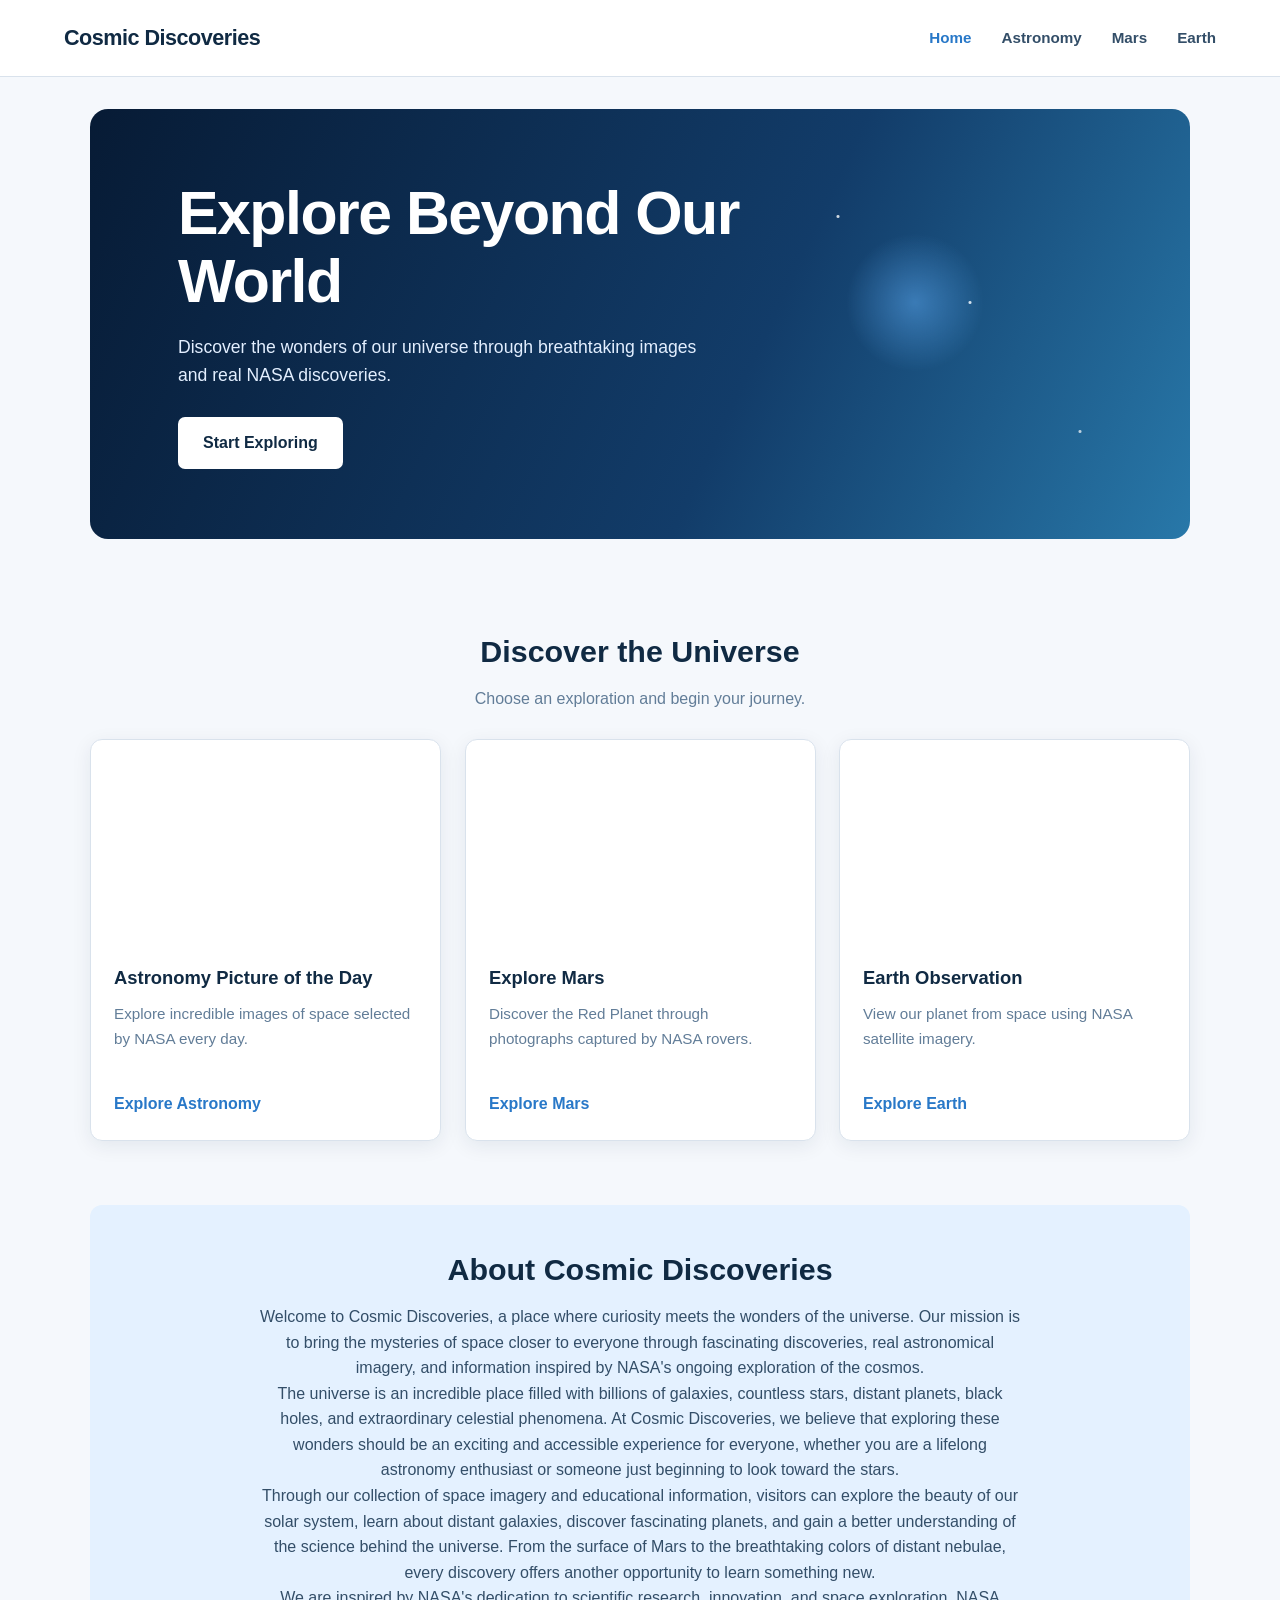
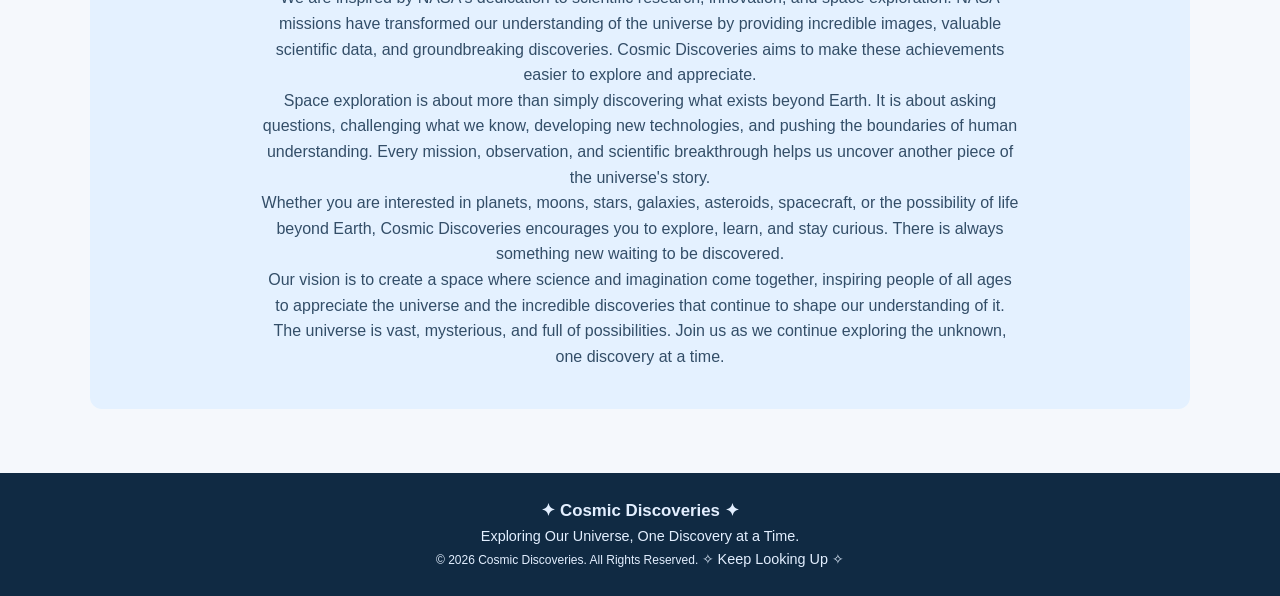
<file: index.html>
<!DOCTYPE html>
<html lang="en">

<head>
    <meta charset="UTF-8">
    <meta name="viewport" content="width=device-width, initial-scale=1.0">

    <meta name="description" content="Explore the universe through NASA imagery and discoveries with Cosmic Discoveries.">

    <title>Cosmic Discoveries | Explore Beyond Our World</title>

    <!-- Shared website stylesheets will be added in the CSS phase -->
    <link rel="stylesheet" href="assets/css/main.css">
    <link rel="stylesheet" href="assets/css/animations.css">
</head>

<body>

    <!-- ========================================
         HEADER AND NAVIGATION
    ========================================= -->

    <header class="site-header">

        <nav class="navbar" aria-label="Main navigation">

            <a href="index.html" class="logo">
                Cosmic Discoveries
            </a>

            <ul class="nav-links">
                <li><a href="index.html" aria-current="page">Home</a></li>
                <li><a href="apod.html">Astronomy</a></li>
                <li><a href="mars.html">Mars</a></li>
                <li><a href="earth.html">Earth</a></li>
            </ul>

        </nav>

    </header>


    <!-- ========================================
         MAIN PAGE CONTENT
    ========================================= -->

    <main>

        <!-- HERO SECTION -->

        <section class="hero" aria-labelledby="hero-heading">

            <div class="hero-content">

                <h1 id="hero-heading">
                    Explore Beyond Our World
                </h1>

                <p>
                    Discover the wonders of our universe through
                    breathtaking images and real NASA discoveries.
                </p>

                <a href="apod.html" class="hero-button">
                    Start Exploring
                </a>

            </div>

        </section>


        <!-- DISCOVERY CARDS -->

        <section class="discoveries" aria-labelledby="discoveries-heading">

            <div class="section-heading">
                <h2 id="discoveries-heading">
                    Discover the Universe
                </h2>

                <p>
                    Choose an exploration and begin your journey.
                </p>
            </div>


            <div class="discovery-grid">

                <!-- ASTRONOMY CARD -->

                <article class="discovery-card">

                    <div class="card-image"
                         role="img"
                         aria-label="NASA image of a distant galaxy">
                    </div>  
                      

                    <div class="card-content">

                        <h3>Astronomy Picture of the Day</h3>

                        <p>
                            Explore incredible images of space
                            selected by NASA every day.
                        </p>

                        <a href="apod.html">
                            Explore Astronomy
                        </a>

                    </div>

                </article>


                <!-- MARS CARD -->

                <article class="discovery-card">

                    <div class="card-image"
                          role="img"
                          aria-label="Photograph of the Martian surface">
                    </div>
                       

                    <div class="card-content">

                        <h3>Explore Mars</h3>

                        <p>
                            Discover the Red Planet through
                            photographs captured by NASA rovers.
                        </p>

                        <a href="mars.html">
                            Explore Mars
                        </a>

                    </div>

                </article>


                <!-- EARTH CARD -->

                <article class="discovery-card">

                   <div class="card-image"
                        role="img"
                        aria-label="Satellite image of planet Earth">
                    </div>
                       

                    <div class="card-content">

                        <h3>Earth Observation</h3>

                        <p>
                            View our planet from space using
                            NASA satellite imagery.
                        </p>

                        <a href="earth.html">
                            Explore Earth
                        </a>

                    </div>

                </article>

            </div>

        </section>

        


        <!-- ABOUT SECTION -->

<section class="about" aria-labelledby="about-heading">

    <h2 id="about-heading">
        About Cosmic Discoveries
    </h2>

    <p>
        Welcome to Cosmic Discoveries, a place where curiosity
        meets the wonders of the universe. Our mission is to
        bring the mysteries of space closer to everyone through
        fascinating discoveries, real astronomical imagery, and
        information inspired by NASA's ongoing exploration of
        the cosmos.
    </p>

    <p>
        The universe is an incredible place filled with billions
        of galaxies, countless stars, distant planets, black holes,
        and extraordinary celestial phenomena. At Cosmic
        Discoveries, we believe that exploring these wonders
        should be an exciting and accessible experience for
        everyone, whether you are a lifelong astronomy enthusiast
        or someone just beginning to look toward the stars.
    </p>

    <p>
        Through our collection of space imagery and educational
        information, visitors can explore the beauty of our solar
        system, learn about distant galaxies, discover fascinating
        planets, and gain a better understanding of the science
        behind the universe. From the surface of Mars to the
        breathtaking colors of distant nebulae, every discovery
        offers another opportunity to learn something new.
    </p>

    <p>
        We are inspired by NASA's dedication to scientific
        research, innovation, and space exploration. NASA missions
        have transformed our understanding of the universe by
        providing incredible images, valuable scientific data,
        and groundbreaking discoveries. Cosmic Discoveries aims
        to make these achievements easier to explore and
        appreciate.
    </p>

    <p>
        Space exploration is about more than simply discovering
        what exists beyond Earth. It is about asking questions,
        challenging what we know, developing new technologies,
        and pushing the boundaries of human understanding.
        Every mission, observation, and scientific breakthrough
        helps us uncover another piece of the universe's story.
    </p>

    <p>
        Whether you are interested in planets, moons, stars,
        galaxies, asteroids, spacecraft, or the possibility of
        life beyond Earth, Cosmic Discoveries encourages you to
        explore, learn, and stay curious. There is always
        something new waiting to be discovered.
    </p>

    <p>
        Our vision is to create a space where science and
        imagination come together, inspiring people of all ages
        to appreciate the universe and the incredible discoveries
        that continue to shape our understanding of it.
    </p>

    <p>
        The universe is vast, mysterious, and full of possibilities.
        Join us as we continue exploring the unknown, one
        discovery at a time.
    </p>

</section>

    </main>


    <!-- ========================================
         FOOTER
    ========================================= -->

   <footer class="site-footer">

    <h3>✦ Cosmic Discoveries ✦</h3>

    <p>
        Exploring Our Universe,
        One Discovery at a Time.
    </p>

    <div class="footer-divider"></div>

    <small>
        &copy; 2026 Cosmic Discoveries.
        All Rights Reserved.
    </small>

    <span class="footer-tagline">
        ✧ Keep Looking Up ✧
    </span>

</footer>

<script src="assets/js/api.js" defer></script>
<script src="assets/js/script.js" defer></script>  
</body>
</html>
</file>
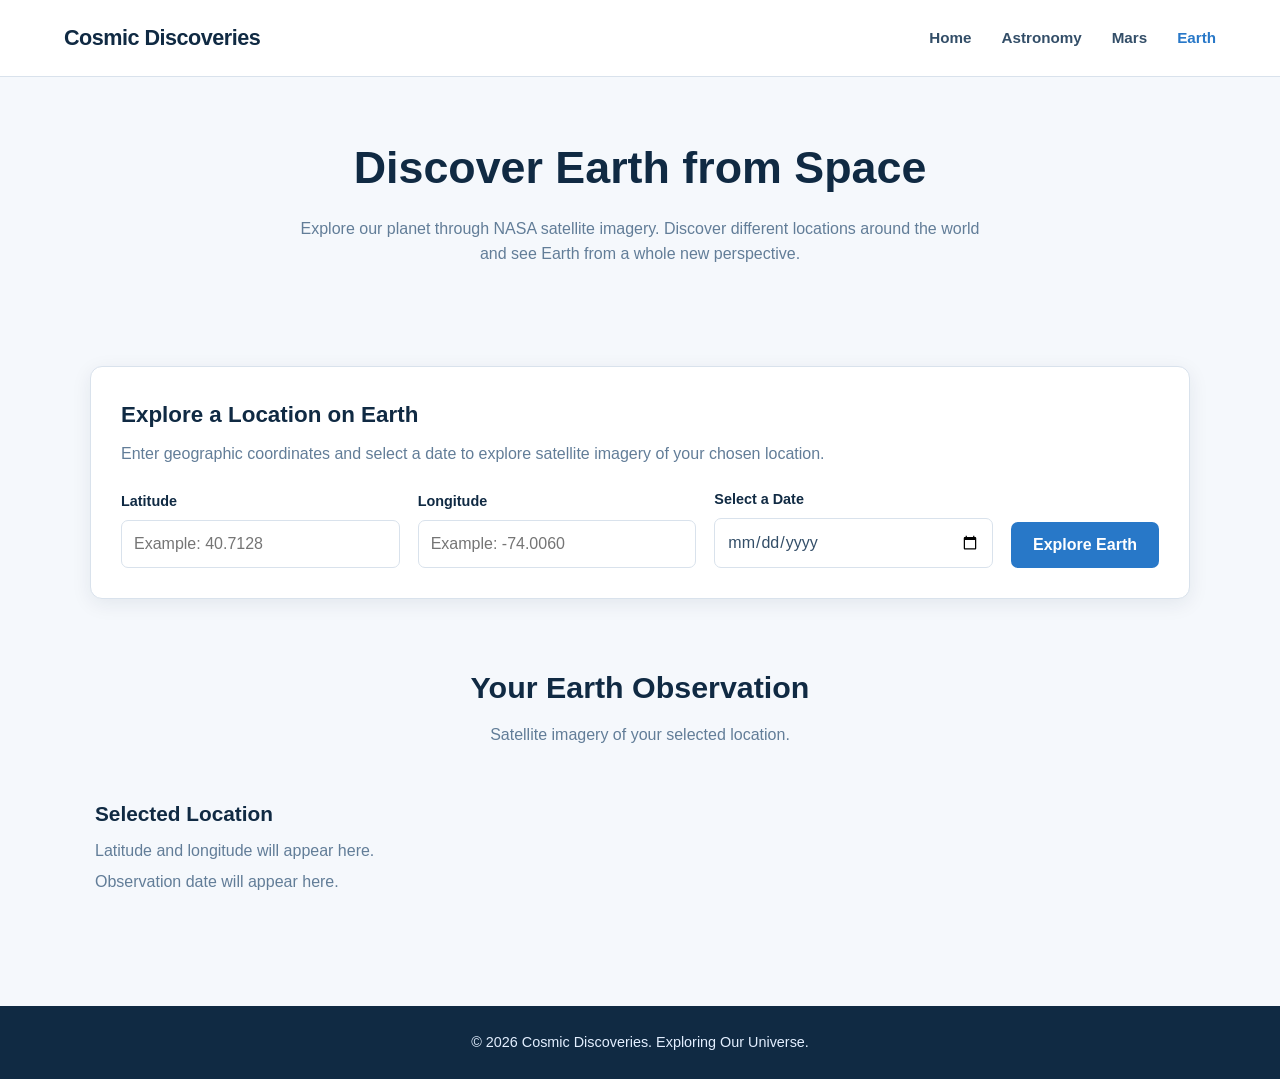
<file: earth.html>
<!DOCTYPE html>
<html lang="en">

<head>
    <meta charset="UTF-8">
    <meta name="viewport" content="width=device-width, initial-scale=1.0">

    <meta name="description" content="Explore Earth from space using NASA satellite imagery and geographic coordinates.">

    <title>Earth Observation | Cosmic Discoveries</title>

    <!-- Shared website stylesheets -->
    <link rel="stylesheet" href="assets/css/main.css">
    <link rel="stylesheet" href="assets/css/animations.css">
</head>

<body>

    <!-- ========================================
         HEADER AND NAVIGATION
    ========================================= -->

    <header class="site-header">

        <nav class="navbar" aria-label="Main navigation">

            <a href="index.html" class="logo">
                Cosmic Discoveries
            </a>

            <ul class="nav-links">
                <li><a href="index.html">Home</a></li>
                <li><a href="apod.html">Astronomy</a></li>
                <li><a href="mars.html">Mars</a></li>
                <li><a href="earth.html" aria-current="page">Earth</a></li>
            </ul>

        </nav>

    </header>


    <!-- ========================================
         MAIN PAGE CONTENT
    ========================================= -->

    <main>

        <!-- PAGE INTRODUCTION -->

        <section class="page-intro" aria-labelledby="page-heading">

            <h1 id="page-heading">
                Discover Earth from Space
            </h1>

            <p>
                Explore our planet through NASA satellite imagery.
                Discover different locations around the world
                and see Earth from a whole new perspective.
            </p>

        </section>


        <!-- EARTH LOCATION SEARCH FORM -->

        <section class="earth-search" aria-labelledby="search-heading">

            <h2 id="search-heading">
                Explore a Location on Earth
            </h2>

            <p>
                Enter geographic coordinates and select a date
                to explore satellite imagery of your chosen location.
            </p>


            <form id="earth-search-form">

                <!-- LATITUDE INPUT -->

                <div class="form-group">

                    <label for="latitude">
                        Latitude
                    </label>

                    <input
                        type="number"
                        id="latitude"
                        name="latitude"
                        min="-90"
                        max="90"
                        step="any"
                        placeholder="Example: 40.7128"
                        required
                    >

                </div>


                <!-- LONGITUDE INPUT -->

                <div class="form-group">

                    <label for="longitude">
                        Longitude
                    </label>

                    <input
                        type="number"
                        id="longitude"
                        name="longitude"
                        min="-180"
                        max="180"
                        step="any"
                        placeholder="Example: -74.0060"
                        required
                    >

                </div>


                <!-- DATE INPUT -->

                <div class="form-group">

                    <label for="earth-date">
                        Select a Date
                    </label>

                    <input
                        type="date"
                        id="earth-date"
                        name="date"
                        required
                    >

                </div>


                <!-- SEARCH BUTTON -->

                <button type="submit" id="earth-search-button">
                    Explore Earth
                </button>

            </form>

        </section>


        <!-- LOADING AND ERROR MESSAGES -->

        <section class="earth-status" aria-live="polite">

            <p id="earth-loading" hidden>
                Retrieving Earth satellite imagery...
            </p>

            <p id="earth-error" hidden>
                Unable to retrieve Earth imagery.
                Please check your information and try again.
            </p>

            <p id="earth-no-results" hidden>
                No satellite imagery was found for this location
                and date. Please try another search.
            </p>

        </section>


        <!-- EARTH IMAGE DISPLAY -->

        <section class="earth-results" aria-labelledby="results-heading">

            <div class="section-heading">

                <h2 id="results-heading">
                    Your Earth Observation
                </h2>

                <p>
                    Satellite imagery of your selected location.
                </p>

            </div>


            <!-- NASA IMAGE WILL APPEAR HERE -->

            <div class="earth-image-container">

                <img
                    id="earth-image"
                    alt="NASA satellite imagery of the selected Earth location"
                    hidden
                >

            </div>


            <!-- IMAGE INFORMATION -->

            <div class="earth-image-information">

                <h3 id="earth-location-title">
                    Selected Location
                </h3>

                <p id="earth-coordinates">
                    Latitude and longitude will appear here.
                </p>

                <p id="earth-image-date">
                    Observation date will appear here.
                </p>

            </div>

        </section>

    </main>


    <!-- ========================================
         FOOTER
    ========================================= -->

    <footer class="site-footer">

        <p>
            &copy; 2026 Cosmic Discoveries.
            Exploring Our Universe.
        </p>

    </footer>

<script src="assets/js/api.js" defer></script>
<script src="assets/js/script.js" defer></script>
</body>
</html>
</file>
<file: assets/css/main.css>
/* ========================================
   COSMIC DISCOVERIES
   Main Website Stylesheet
======================================== */


/* ----------------------------------------
   1. RESET AND GLOBAL STYLES
---------------------------------------- */

* {
    margin: 0;
    padding: 0;
    box-sizing: border-box;
}

html {
    scroll-behavior: smooth;
}

body {
    font-family: Arial, Helvetica, sans-serif;
    background-color: #f5f8fc;
    color: #172b4d;
    line-height: 1.6;
}

img {
    display: block;
    max-width: 100%;
    }

[hidden] {
    display: none !important;
}


a {
    color: inherit;
    text-decoration: none;
}

button,
input,
select {
    font: inherit;
}

button {
    cursor: pointer;
}

:focus-visible {
    outline: 3px solid #55aaff;
    outline-offset: 3px;
}


/* ----------------------------------------
   2. SHARED COLORS AND PAGE WIDTH
---------------------------------------- */

:root {
    --navy: #102a43;
    --navy-light: #243f5c;
    --blue: #2878c8;
    --blue-light: #e4f1ff;
    --background: #f5f8fc;
    --white: #ffffff;
    --text: #334e68;
    --muted: #627d98;
    --border: #d9e2ec;
    --shadow: 0 5px 20px rgba(16, 42, 67, 0.08);
    --radius: 12px;
}

main {
    width: min(1100px, 90%);
    margin: 0 auto;
}

section {
    margin-bottom: 64px;
}


/* ----------------------------------------
   3. HEADER AND NAVIGATION
---------------------------------------- */

.site-header {
    background-color: var(--white);
    border-bottom: 1px solid var(--border);
    position: relative;
    z-index: 10;
}

.navbar {
    width: min(1200px, 90%);
    min-height: 76px;
    margin: 0 auto;
    display: flex;
    justify-content: space-between;
    align-items: center;
    gap: 24px;
}

.logo {
    color: var(--navy);
    font-size: 1.35rem;
    font-weight: 700;
    letter-spacing: -0.5px;
}

.nav-links {
    list-style: none;
    display: flex;
    align-items: center;
    gap: 30px;
}

.nav-links a {
    color: var(--text);
    font-size: 0.95rem;
    font-weight: 600;
    transition: color 0.2s ease;
}

.nav-links a:hover,
.nav-links a[aria-current="page"] {
    color: var(--blue);
}


/* ----------------------------------------
   4. HOMEPAGE HERO SECTION
---------------------------------------- */

.hero {
    min-height: 430px;
    margin-top: 32px;
    padding: 70px 8%;
    border-radius: 18px;
    overflow: hidden;

    display: flex;
    align-items: center;

    color: var(--white);

    background:
        radial-gradient(circle at 75% 45%, rgba(100, 180, 255, 0.45), transparent 8%),
        radial-gradient(circle at 80% 45%, rgba(255, 255, 255, 0.85) 0 1px, transparent 2px),
        radial-gradient(circle at 68% 25%, rgba(255, 255, 255, 0.8) 0 1px, transparent 2px),
        radial-gradient(circle at 90% 75%, rgba(255, 255, 255, 0.7) 0 1px, transparent 2px),
        linear-gradient(115deg, #071b35, #123c69 60%, #2878a9);
}

.hero-content {
    max-width: 600px;
}

.hero h1 {
    max-width: 600px;
    margin-bottom: 18px;
    font-size: clamp(2.4rem, 5vw, 3.8rem);
    line-height: 1.12;
    letter-spacing: -1.5px;
}

.hero p {
    max-width: 520px;
    margin-bottom: 28px;
    color: #e3efff;
    font-size: 1.1rem;
}

.hero-button {
    display: inline-block;
    padding: 13px 25px;
    border-radius: 7px;
    background-color: var(--white);
    color: var(--navy);
    font-weight: 700;
    transition:
        background-color 0.2s ease,
        transform 0.2s ease;
}

.hero-button:hover {
    background-color: var(--blue-light);
    transform: translateY(-3px);
}


/* ----------------------------------------
   5. SECTION HEADINGS
---------------------------------------- */

.section-heading {
    margin-bottom: 28px;
    text-align: center;
}

.section-heading h2,
.about h2,
.page-intro h1 {
    color: var(--navy);
}

.section-heading h2,
.about h2 {
    margin-bottom: 10px;
    font-size: 1.9rem;
}

.section-heading p,
.page-intro p {
    color: var(--muted);
}


/* ----------------------------------------
   6. HOMEPAGE DISCOVERY CARDS
---------------------------------------- */

.discoveries {
    padding-top: 24px;
}

.discovery-grid {
    display: grid;
    grid-template-columns: repeat(3, minmax(0, 1fr));
    gap: 24px;
}

.discovery-card {
    overflow: hidden;
    border: 1px solid var(--border);
    border-radius: var(--radius);
    background-color: var(--white);
    box-shadow: var(--shadow);
    transition:
        transform 0.25s ease,
        box-shadow 0.25s ease;
}

.discovery-card:hover {
    transform: translateY(-5px);
    box-shadow: 0 12px 28px rgba(16, 42, 67, 0.13);
}

.card-image {
    height: 200px;
    background-size: cover;
    background-position: center;
    transition: transform 0.4s ease;
}

.discovery-card:hover .card-image {
    transform: scale(1.06);
}

/* Discovery card images */

.discovery-card:nth-child(1) .card-image {
    background-image: url("https://images-assets.nasa.gov/image/PIA18033/PIA18033~orig.jpg");
}
.discovery-card:nth-child(2) .card-image {
    background-image: url("https://imageio.forbes.com/specials-images/imageserve/5e60cbfde1e617000758e516/0x0.jpg?fit=bounds&format=jpg&width=1200");
}

.discovery-card:nth-child(3) .card-image {
    background-image: url("https://svs.gsfc.nasa.gov/vis/a000000/a002900/a002915/bluemarble-1024.png");
}
.card-content {
    min-height: 200px;
    padding: 23px;
    display: flex;
    flex-direction: column;
    align-items: flex-start;
}

.card-content h3 {
    margin-bottom: 10px;
    color: var(--navy);
    font-size: 1.15rem;
}

.card-content p {
    margin-bottom: 18px;
    color: var(--muted);
    font-size: 0.95rem;
}

.card-content a {
    color: var(--blue);
    font-weight: 700;
    margin-top: auto;
}

.card-content a:hover {
    text-decoration: underline;
}


/* ----------------------------------------
   7. ABOUT SECTION
---------------------------------------- */

.about {
    padding: 40px;
    border-radius: var(--radius);
    background-color: var(--blue-light);
    text-align: center;
}

.about p {
    max-width: 760px;
    margin: 0 auto;
    color: var(--text);
}


/* ----------------------------------------
   8. INNER PAGE INTRODUCTIONS
---------------------------------------- */

.page-intro {
    padding: 55px 20px 35px;
    text-align: center;
}

.page-intro h1 {
    margin-bottom: 12px;
    font-size: clamp(2rem, 4vw, 2.8rem);
}

.page-intro p {
    max-width: 700px;
    margin: 0 auto;
}


/* ----------------------------------------
   9. SEARCH FORMS
---------------------------------------- */

.apod-search,
.mars-search,
.earth-search {
    padding: 30px;
    border: 1px solid var(--border);
    border-radius: var(--radius);
    background-color: var(--white);
    box-shadow: var(--shadow);
}

.apod-search h2,
.mars-search h2,
.earth-search h2 {
    margin-bottom: 8px;
    color: var(--navy);
    font-size: 1.4rem;
}

.apod-search > p,
.mars-search > p,
.earth-search > p {
    margin-bottom: 22px;
    color: var(--muted);
}

form {
    display: flex;
    align-items: flex-end;
    flex-wrap: wrap;
    gap: 18px;
}

.form-group {
    flex: 1 1 190px;
    display: flex;
    flex-direction: column;
    gap: 7px;
}

.form-group label {
    color: var(--navy);
    font-size: 0.9rem;
    font-weight: 700;
}

.form-group input,
.form-group select {
    width: 100%;
    min-height: 46px;
    padding: 10px 12px;
    border: 1px solid var(--border);
    border-radius: 7px;
    background-color: var(--white);
    color: var(--text);
}

.form-group input:focus,
.form-group select:focus {
    border-color: var(--blue);
    outline: 2px solid rgba(40, 120, 200, 0.15);
}

form button {
    min-height: 46px;
    padding: 10px 22px;
    border: none;
    border-radius: 7px;
    background-color: var(--blue);
    color: var(--white);
    font-weight: 700;
    transition:
        background-color 0.2s ease,
        transform 0.2s ease;
}

form button:hover {
    background-color: var(--navy);
    transform: translateY(-2px);
}


/* ----------------------------------------
   10. LOADING, ERROR AND STATUS MESSAGES
---------------------------------------- */

.apod-status,
.mars-status,
.earth-status {
    margin: 20px 0;
    text-align: center;
}

#apod-loading,
#mars-loading,
#earth-loading {
    color: var(--blue);
    font-weight: 700;
}

#apod-error,
#mars-error,
#earth-error {
    color: #b42318;
    font-weight: 600;
}

#mars-no-results,
#earth-no-results {
    color: var(--muted);
}


/* ----------------------------------------
   11. APOD FEATURED CONTENT
---------------------------------------- */

.apod-featured {
    display: grid;
    grid-template-columns: 1.2fr 1fr;
    align-items: start;
    gap: 30px;
    padding: 28px;
    border-radius: var(--radius);
    background-color: var(--white);
    box-shadow: var(--shadow);
}

.apod-media {
    min-width: 0;
}

.apod-media img {
    width: 100%;
    max-height: 520px;
    object-fit: contain;
    border-radius: 8px;
    background-color: #edf2f7;
}

#apod-video-container iframe {
    width: 100%;
    min-height: 300px;
    border: none;
    border-radius: 8px;
}

.apod-information h2 {
    margin-bottom: 12px;
    color: var(--navy);
    font-size: 1.6rem;
}

#apod-date-display {
    margin-bottom: 16px;
    color: var(--blue);
    font-weight: 700;
}

#apod-explanation,
#apod-credit {
    margin-bottom: 16px;
    color: var(--text);
}


/* ----------------------------------------
   12. MARS PHOTO GALLERY
---------------------------------------- */

.mars-gallery {
    padding-bottom: 20px;
}

.mars-photo-grid {
    display: grid;
    grid-template-columns: repeat(3, minmax(0, 1fr));
    gap: 22px;
}

.mars-photo-card {
    overflow: hidden;
    border: 1px solid var(--border);
    border-radius: var(--radius);
    background-color: var(--white);
    box-shadow: var(--shadow);
}

.mars-photo-card img {
    width: 100%;
    height: 220px;
    object-fit: cover;
    background-color: #e8edf2;
}

.mars-photo-information {
    padding: 18px;
}

.mars-photo-information h3 {
    margin-bottom: 8px;
    color: var(--navy);
    font-size: 1.05rem;
}

.mars-photo-information p {
    margin-top: 5px;
    color: var(--muted);
    font-size: 0.9rem;
}


/* ----------------------------------------
   13. EARTH IMAGE RESULTS
---------------------------------------- */

.earth-results {
    padding-bottom: 25px;
}

.earth-image-container {
    overflow: hidden;
    border-radius: var(--radius);
    background-color: #e8edf2;
}

.earth-image-container img {
    width: 100%;
    max-height: 600px;
    margin: 0 auto;
    object-fit: contain;
}

.earth-image-information {
    padding: 22px 5px;
}

.earth-image-information h3 {
    margin-bottom: 8px;
    color: var(--navy);
    font-size: 1.3rem;
}

.earth-image-information p {
    margin-top: 5px;
    color: var(--muted);
}


/* ----------------------------------------
   14. FOOTER
---------------------------------------- */

.site-footer {
    margin-top: 50px;
    padding: 25px 5%;
    background-color: var(--navy);
    color: #e3efff;
    text-align: center;
    font-size: 0.9rem;
}


/* ----------------------------------------
   15. RESPONSIVE DESIGN: TABLETS
---------------------------------------- */

@media (max-width: 850px) {

    .discovery-grid {
        grid-template-columns: repeat(2, minmax(0, 1fr));
    }

    .mars-photo-grid {
        grid-template-columns: repeat(2, minmax(0, 1fr));
    }

    .apod-featured {
        grid-template-columns: 1fr;
    }

}


/* ----------------------------------------
   16. RESPONSIVE DESIGN: MOBILE
---------------------------------------- */

@media (max-width: 600px) {

    main {
        width: 92%;
    }

    .navbar {
        padding: 16px 0;
        flex-direction: column;
        gap: 14px;
    }

    .nav-links {
        justify-content: center;
        flex-wrap: wrap;
        gap: 12px 20px;
    }

    .hero {
        min-height: 360px;
        margin-top: 20px;
        padding: 45px 25px;
    }

    .hero h1 {
        font-size: 2.4rem;
    }

    .hero p {
        font-size: 1rem;
    }

    .discovery-grid,
    .mars-photo-grid {
        grid-template-columns: 1fr;
    }

    .about {
        padding: 28px 20px;
    }

    .page-intro {
        padding: 40px 5px 25px;
    }

    .apod-search,
    .mars-search,
    .earth-search {
        padding: 22px 18px;
    }

    form {
        align-items: stretch;
        flex-direction: column;
    }

    .form-group {
        width: 100%;
    }

    form button {
        width: 100%;
    }

    .apod-featured {
        padding: 18px;
    }

    .apod-information h2 {
        font-size: 1.35rem;
    }

}


/* ========================================
   MARS PHOTO GALLERY
======================================== */

.mars-gallery {
    width: 90%;
    max-width: 1200px;
    margin: 60px auto;
}

.mars-gallery .section-heading {
    text-align: center;
    margin-bottom: 35px;
}

.mars-gallery .section-heading h2 {
    font-size: 2rem;
    margin-bottom: 12px;
}

.mars-photo-grid {
    display: grid;
    grid-template-columns: repeat(3, minmax(0, 1fr));
    gap: 25px;
}

.mars-photo-card {
    overflow: hidden;
    border-radius: 14px;
    background: #171923;
    border: 1px solid rgba(255, 255, 255, 0.1);
    transition: transform 0.3s ease, box-shadow 0.3s ease;
}

.mars-photo-card:hover {
    transform: translateY(-7px);
    box-shadow: 0 12px 30px rgba(0, 0, 0, 0.35);
}

.mars-photo-image {
    display: block;
    width: 100%;
    height: 230px;
    object-fit: cover;
    background: #252833;
}

.mars-photo-information {
    padding: 20px;
}

.mars-camera-name {
    color: #ffffff;
    font-size: 1.1rem;
    margin-bottom: 12px;
}

.mars-photo-date,
.mars-rover-name {
    color: #c4c6ce;
    font-size: 0.9rem;
    margin-top: 8px;
}

.mars-rover-name {
    color: #e9825d;
    font-weight: 600;
}

/* ========================================
   MARS SEARCH NOTES
======================================== */

.search-note {
    color: #c4c6ce;
    margin: 15px 0;
    line-height: 1.6;
}

/* ========================================
   RESPONSIVE MARS GALLERY
======================================== */

@media (max-width: 900px) {
    .mars-photo-grid {
        grid-template-columns: repeat(2, minmax(0, 1fr));
    }
}

@media (max-width: 600px) {
    .mars-photo-grid {
        grid-template-columns: 1fr;
    }

    .mars-gallery {
        width: 92%;
    }

    .mars-photo-image {
        height: 220px;
    }
}
</file>
<file: assets/css/animations.css>
/* ========================================
   COSMIC DISCOVERIES
   Animation Stylesheet
======================================== */


/* ----------------------------------------
   1. PAGE FADE-IN
---------------------------------------- */

@keyframes fadeIn {
    from {
        opacity: 0;
    }

    to {
        opacity: 1;
    }
}

main {
    animation: fadeIn 0.7s ease-in;
}


/* ----------------------------------------
   2. HERO CONTENT ENTRANCE
---------------------------------------- */

@keyframes slideUp {
    from {
        opacity: 0;
        transform: translateY(20px);
    }

    to {
        opacity: 1;
        transform: translateY(0);
    }
}

.hero-content {
    animation: slideUp 0.8s ease-out;
}


/* ----------------------------------------
   3. DISCOVERY CARD ENTRANCE
---------------------------------------- */

@keyframes cardEntrance {
    from {
        opacity: 0;
        transform: translateY(35px) scale(0.96);
    }

    to {
        opacity: 1;
        transform: translateY(0) scale(1);
    }
}

.discovery-card {
    animation: cardEntrance 0.9s ease-out both;
}

.discovery-card:nth-child(2) {
    animation-delay: 0.25s;
}

.discovery-card:nth-child(3) {
    animation-delay: 0.5s;
}

/* ----------------------------------------
   4. BUTTON INTERACTIONS
---------------------------------------- */

.hero-button,
form button {
    transition:
        transform 0.2s ease,
        box-shadow 0.2s ease;
}

.hero-button:hover,
form button:hover {
    box-shadow: 0 5px 14px rgba(16, 42, 67, 0.18);
}


/* ----------------------------------------
   5. DISCOVERY CARD IMAGE EFFECT
---------------------------------------- */

.card-image {
    transition: transform 0.4s ease;
}

.discovery-card:hover .card-image {
    transform: scale(1.04);
}


/* ----------------------------------------
   6. LOADING ANIMATION
---------------------------------------- */

@keyframes pulse {
    0%,
    100% {
        opacity: 1;
    }

    50% {
        opacity: 0.45;
    }
}

#apod-loading,
#mars-loading,
#earth-loading {
    animation: pulse 1.2s ease-in-out infinite;
}


/* ----------------------------------------
   7. REDUCED MOTION ACCESSIBILITY
---------------------------------------- */

@media (prefers-reduced-motion: reduce) {

    *,
    *::before,
    *::after {
        scroll-behavior: auto !important;
        animation-duration: 0.01ms !important;
        animation-iteration-count: 1 !important;
        transition-duration: 0.01ms !important;
    }

}


/* ========================================
   MARS GALLERY PHOTO ANIMATIONS
======================================== */

@keyframes marsPhotoReveal {
    from {
        opacity: 0;
        transform: translateY(20px);
    }

    to {
        opacity: 1;
        transform: translateY(0);
    }
}

.mars-photo-card {
    animation: marsPhotoReveal 0.6s ease both;
}

/* Stagger the gallery cards */

.mars-photo-card:nth-child(3n + 1) {
    animation-delay: 0.1s;
}

.mars-photo-card:nth-child(3n + 2) {
    animation-delay: 0.2s;
}

.mars-photo-card:nth-child(3n + 3) {
    animation-delay: 0.3s;
}

@media (prefers-reduced-motion: reduce) {
    .mars-photo-card {
        animation: none;
        transition: none;
    }
}

/* MARS HERO SECTION */
.mars-hero {
    min-height: 450px;
    display: flex;
    align-items: center;
    justify-content: center;
    text-align: center;
    padding: 60px 20px;
    background:
        linear-gradient(rgba(10, 12, 25, 0.65), rgba(10, 12, 25, 0.85)),
        url("https://images.unsplash.com/photo-1614728263952-84ea256f9679");
    background-size: cover;
    background-position: center;
    color: white;
}

.mars-hero-content {
    max-width: 750px;
}

.mars-hero-label {
    color: #e9825d;
    font-weight: bold;
    letter-spacing: 4px;
    margin-bottom: 15px;
}

.mars-hero h1 {
    font-size: 3.5rem;
    margin-bottom: 20px;
}

.mars-hero-content > p:not(.mars-hero-label) {
    font-size: 1.1rem;
    line-height: 1.7;
    color: #e0e0e0;
    margin-bottom: 30px;
}

.mars-hero-button {
    display: inline-block;
    padding: 14px 28px;
    background: #e9825d;
    color: white;
    text-decoration: none;
    border-radius: 30px;
    font-weight: bold;
    transition: background 0.3s ease, transform 0.3s ease;
}

.mars-hero-button:hover {
    background: #d96843;
    transform: translateY(-3px);
}

@media (max-width: 600px) {
    .mars-hero {
        min-height: 380px;
    }

    .mars-hero h1 {
        font-size: 2.5rem;
    }
}
/* SMOOTH SCROLLING */
html {
    scroll-behavior: smooth;
}
/* MARS SEARCH SECTION */
#mars-search-form {
    width: 90%;
    max-width: 900px;
    margin: 50px auto;
    padding: 30px;
    display: flex;
    flex-wrap: wrap;
    align-items: end;
    justify-content: center;
    gap: 20px;
    background: #171923;
    border: 1px solid rgba(255, 255, 255, 0.1);
    border-radius: 16px;
}

#mars-search-form label {
    display: block;
    color: #ffffff;
    margin-bottom: 10px;
    font-weight: 600;
}

#mars-search-form select,
#mars-search-form input {
    width: 100%;
    min-width: 180px;
    padding: 13px;
    border: 1px solid #444957;
    border-radius: 8px;
    background: #252833;
    color: #ffffff;
    font-size: 1rem;
}

#mars-search-button {
    padding: 13px 25px;
    border: none;
    border-radius: 8px;
    background: #e9825d;
    color: #ffffff;
    font-weight: bold;
    cursor: pointer;
    transition: background 0.3s ease;
}

#mars-search-button:hover {
    background: #d96843;
}

#mars-search-button:disabled {
    opacity: 0.6;
    cursor: not-allowed;
}

@media (max-width: 600px) {
    #mars-search-form {
        width: 92%;
        padding: 20px;
        flex-direction: column;
        align-items: stretch;
    }

    #mars-search-form select,
    #mars-search-form input {
        min-width: 0;
    }
}
/* MARS INTRODUCTION SECTION */
.mars-introduction {
    width: 85%;
    max-width: 900px;
    margin: 70px auto 50px;
    padding: 35px;
    text-align: center;
    background: #171923;
    border: 1px solid rgba(255, 255, 255, 0.1);
    border-radius: 16px;
}

.mars-introduction h2 {
    color: #e9825d;
    font-size: 2rem;
    margin-bottom: 25px;
}

.mars-introduction p {
    color: #d0d2da;
    font-size: 1.05rem;
    line-height: 1.8;
    margin-bottom: 18px;
}

.mars-introduction p:last-child {
    margin-bottom: 0;
}

@media (max-width: 600px) {
    .mars-introduction {
        width: 92%;
        padding: 25px 20px;
        margin: 45px auto;
    }

    .mars-introduction h2 {
        font-size: 1.6rem;
    }

    .mars-introduction p {
        font-size: 0.95rem;
    }
}
/* MARS FACTS SECTION */
.mars-facts {
    width: 90%;
    max-width: 1200px;
    margin: 70px auto;
    text-align: center;
}

.mars-facts h2 {
    color: #e9825d;
    font-size: 2rem;
    margin-bottom: 35px;
}

.mars-facts-grid {
    display: grid;
    grid-template-columns: repeat(4, minmax(0, 1fr));
    gap: 20px;
}

.mars-fact-card {
    padding: 30px 20px;
    background: #171923;
    border: 1px solid rgba(255, 255, 255, 0.1);
    border-radius: 14px;
    transition: transform 0.3s ease, box-shadow 0.3s ease;
}

.mars-fact-card:hover {
    transform: translateY(-7px);
    box-shadow: 0 12px 30px rgba(0, 0, 0, 0.3);
}

.mars-fact-card h3 {
    color: #e9825d;
    font-size: 1.3rem;
    margin-bottom: 15px;
}

.mars-fact-card p {
    color: #d0d2da;
    font-size: 0.95rem;
    line-height: 1.7;
}

@media (max-width: 900px) {
    .mars-facts-grid {
        grid-template-columns: repeat(2, minmax(0, 1fr));
    }
}

@media (max-width: 600px) {
    .mars-facts-grid {
        grid-template-columns: 1fr;
    }

    .mars-facts h2 {
        font-size: 1.7rem;
    }
}
/* MARS PHOTO LIGHTBOX */
.mars-lightbox {
    display: none;
    position: fixed;
    z-index: 9999;
    inset: 0;
    background: rgba(0, 0, 0, 0.92);
    align-items: center;
    justify-content: center;
    padding: 50px 20px;
}

.mars-lightbox.active {
    display: flex;
}

.mars-lightbox img {
    max-width: 90%;
    max-height: 85vh;
    object-fit: contain;
    border-radius: 10px;
    box-shadow: 0 0 30px rgba(0, 0, 0, 0.5);
}

.mars-lightbox-close {
    position: absolute;
    top: 20px;
    right: 30px;
    background: transparent;
    border: none;
    color: white;
    font-size: 3rem;
    cursor: pointer;
    line-height: 1;
}

.mars-lightbox-close:hover {
    color: #e9825d;
}
/* PREVENT BACKGROUND SCROLLING */
body.lightbox-open {
    overflow: hidden;
}
</file>
